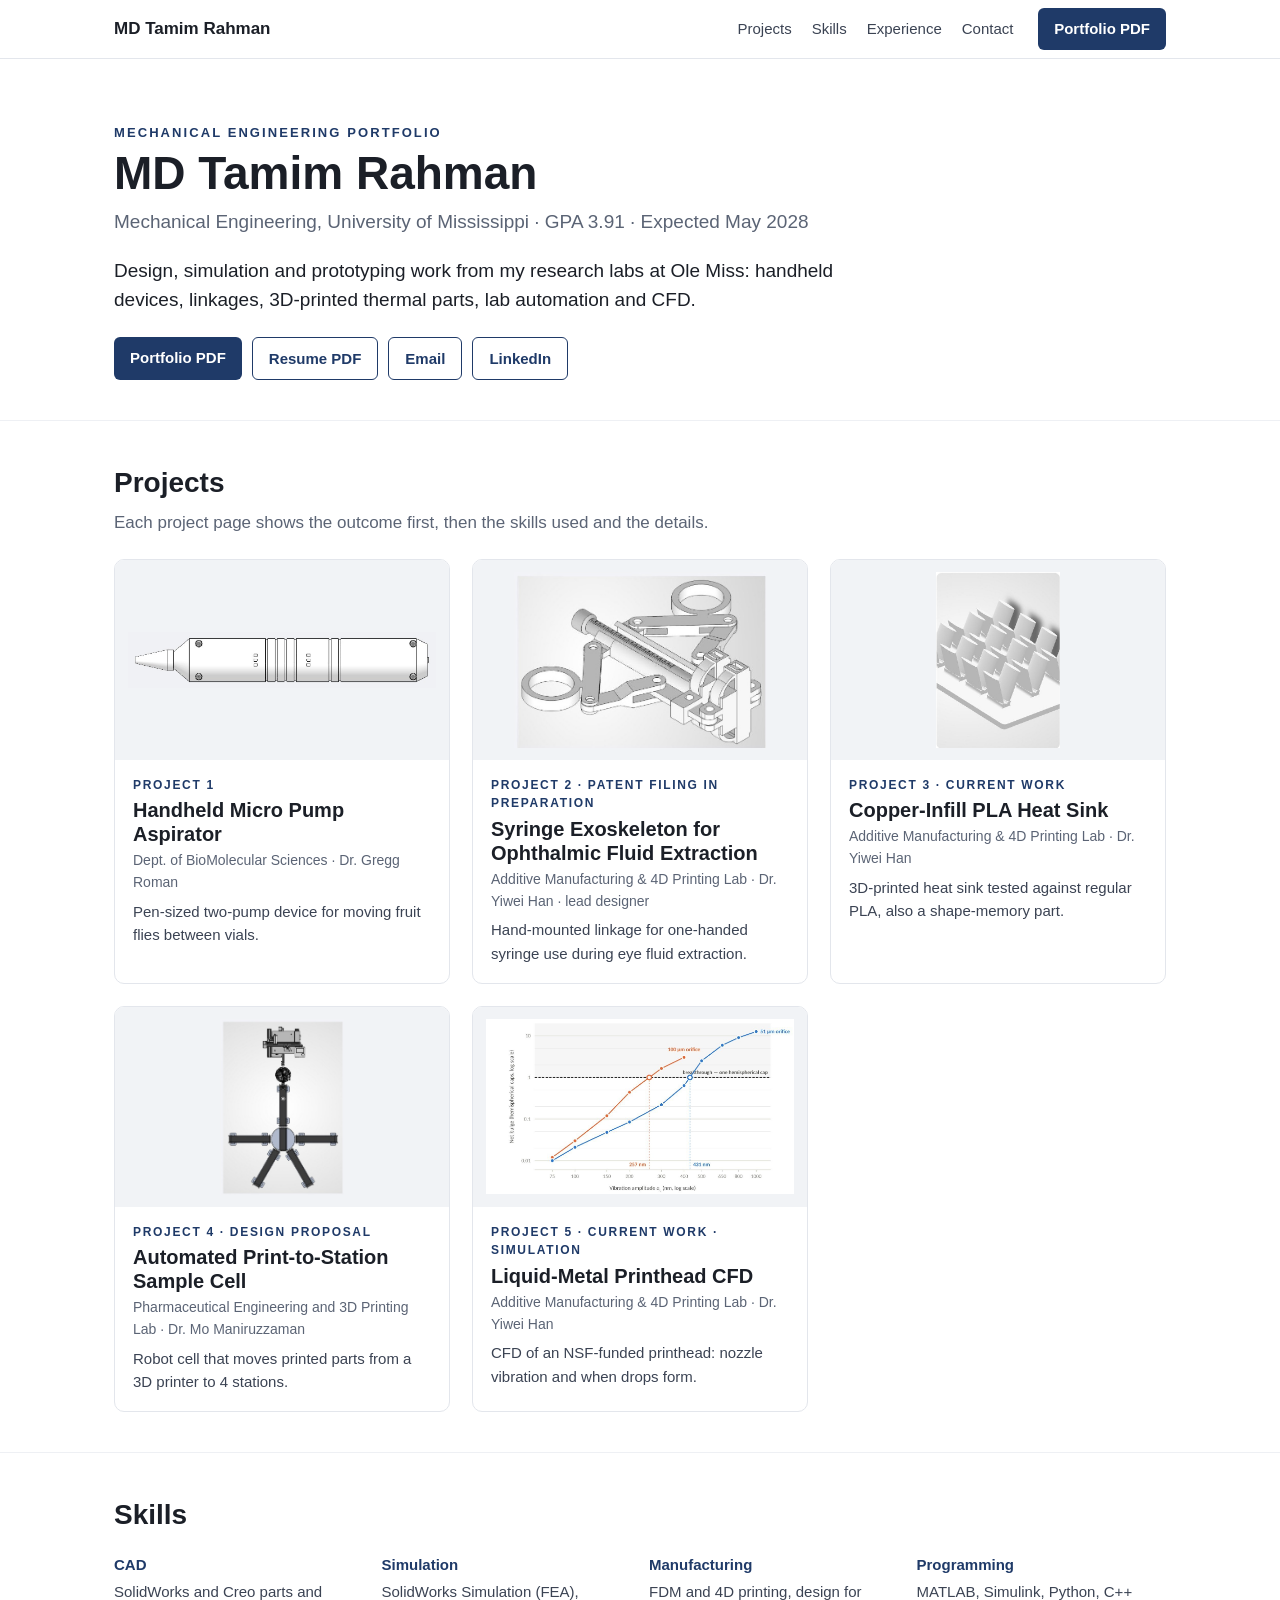
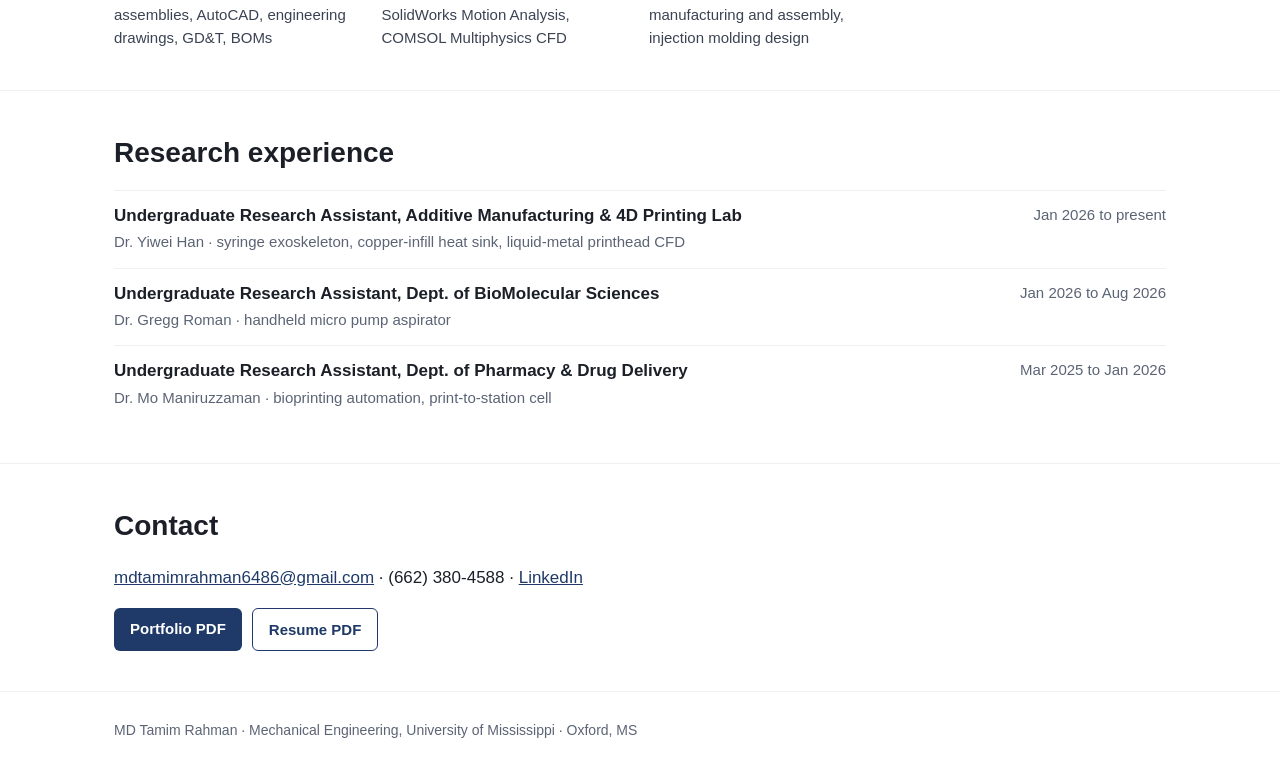
<file: index.html>
<!DOCTYPE html>
<html lang="en"><head><meta charset="utf-8"><meta name="viewport" content="width=device-width,initial-scale=1">
<title>MD Tamim Rahman | Mechanical Engineering Portfolio</title><meta name="description" content="Mechanical engineering student at the University of Mississippi. Projects in product design, linkages, 3D printing, lab automation and CFD."><meta name="author" content="MD Tamim Rahman">
<link rel="stylesheet" href="style.css"></head><body>
<nav><div class="wrap"><a class="brand" href="index.html">MD Tamim Rahman</a><div class="links">
<a href="index.html#projects">Projects</a><a href="index.html#skills">Skills</a><a href="index.html#experience">Experience</a><a href="index.html#contact">Contact</a>
<a class="btn" href="Tamim_Rahman_Engineering_Portfolio.pdf">Portfolio PDF</a></div></div></nav>

<header class="hero"><div class="wrap">
<div class="kicker">Mechanical Engineering Portfolio</div>
<h1>MD Tamim Rahman</h1>
<div class="sub" style="font-size:19px">Mechanical Engineering, University of Mississippi · GPA 3.91 · Expected May 2028</div>
<p style="font-size:19px;max-width:760px">Design, simulation and prototyping work from my research labs at Ole Miss: handheld devices, linkages, 3D-printed thermal parts, lab automation and CFD.</p>
<div class="btns"><a class="btn" href="Tamim_Rahman_Engineering_Portfolio.pdf">Portfolio PDF</a><a class="btn ghost" href="Tamim_Rahman_Resume.pdf">Resume PDF</a><a class="btn ghost" href="mailto:mdtamimrahman6486@gmail.com">Email</a><a class="btn ghost" href="https://www.linkedin.com/in/md-tamim-rahman">LinkedIn</a></div>
</div></header>

<section id="projects"><div class="wrap">
<h2>Projects</h2><div class="sub">Each project page shows the outcome first, then the skills used and the details.</div>
<div class="cards"><a class="card" href="projects/micro-pump-aspirator.html"><div class="th"><img src="img/p5_asm.jpg" alt="Handheld Micro Pump Aspirator"></div>
<div class="bd"><div class="pk">Project 1</div><div class="tt">Handheld Micro Pump Aspirator</div>
<div class="lab">Dept. of BioMolecular Sciences · Dr. Gregg Roman</div><div class="one">Pen-sized two-pump device for moving fruit flies between vials.</div></div></a><a class="card" href="projects/syringe-exoskeleton.html"><div class="th"><img src="img/p4_iso.jpg" alt="Syringe Exoskeleton for Ophthalmic Fluid Extraction"></div>
<div class="bd"><div class="pk">Project 2 · Patent filing in preparation</div><div class="tt">Syringe Exoskeleton for Ophthalmic Fluid Extraction</div>
<div class="lab">Additive Manufacturing &amp; 4D Printing Lab · Dr. Yiwei Han · lead designer</div><div class="one">Hand-mounted linkage for one-handed syringe use during eye fluid extraction.</div></div></a><a class="card" href="projects/copper-pla-heat-sink.html"><div class="th"><img src="img/p3_cad.jpg" alt="Copper-Infill PLA Heat Sink"></div>
<div class="bd"><div class="pk">Project 3 · Current work</div><div class="tt">Copper-Infill PLA Heat Sink</div>
<div class="lab">Additive Manufacturing &amp; 4D Printing Lab · Dr. Yiwei Han</div><div class="one">3D-printed heat sink tested against regular PLA, also a shape-memory part.</div></div></a><a class="card" href="projects/print-to-station-cell.html"><div class="th"><img src="img/p1_top.jpg" alt="Automated Print-to-Station Sample Cell"></div>
<div class="bd"><div class="pk">Project 4 · Design proposal</div><div class="tt">Automated Print-to-Station Sample Cell</div>
<div class="lab">Pharmaceutical Engineering and 3D Printing Lab · Dr. Mo Maniruzzaman</div><div class="one">Robot cell that moves printed parts from a 3D printer to 4 stations.</div></div></a><a class="card" href="projects/liquid-metal-printhead-cfd.html"><div class="th"><img src="img/p2_chart.jpg" alt="Liquid-Metal Printhead CFD"></div>
<div class="bd"><div class="pk">Project 5 · Current work · simulation</div><div class="tt">Liquid-Metal Printhead CFD</div>
<div class="lab">Additive Manufacturing &amp; 4D Printing Lab · Dr. Yiwei Han</div><div class="one">CFD of an NSF-funded printhead: nozzle vibration and when drops form.</div></div></a></div>
</div></section>

<section id="skills"><div class="wrap"><h2>Skills</h2>
<div class="skills">
<div><h3>CAD</h3><p>SolidWorks and Creo parts and assemblies, AutoCAD, engineering drawings, GD&amp;T, BOMs</p></div>
<div><h3>Simulation</h3><p>SolidWorks Simulation (FEA), SolidWorks Motion Analysis, COMSOL Multiphysics CFD</p></div>
<div><h3>Manufacturing</h3><p>FDM and 4D printing, design for manufacturing and assembly, injection molding design</p></div>
<div><h3>Programming</h3><p>MATLAB, Simulink, Python, C++</p></div>
</div></div></section>

<section id="experience"><div class="wrap"><h2>Research experience</h2>
<div class="exp">
<div class="r"><div><b>Undergraduate Research Assistant, Additive Manufacturing &amp; 4D Printing Lab</b><span>Dr. Yiwei Han · syringe exoskeleton, copper-infill heat sink, liquid-metal printhead CFD</span></div><span>Jan 2026 to present</span></div>
<div class="r"><div><b>Undergraduate Research Assistant, Dept. of BioMolecular Sciences</b><span>Dr. Gregg Roman · handheld micro pump aspirator</span></div><span>Jan 2026 to Aug 2026</span></div>
<div class="r"><div><b>Undergraduate Research Assistant, Dept. of Pharmacy &amp; Drug Delivery</b><span>Dr. Mo Maniruzzaman · bioprinting automation, print-to-station cell</span></div><span>Mar 2025 to Jan 2026</span></div>
</div></div></section>

<section id="contact"><div class="wrap"><h2>Contact</h2>
<p><a href="mailto:mdtamimrahman6486@gmail.com">mdtamimrahman6486@gmail.com</a> · (662) 380-4588 · <a href="https://www.linkedin.com/in/md-tamim-rahman">LinkedIn</a></p>
<div class="btns" style="display:flex;gap:10px;flex-wrap:wrap"><a class="btn" href="Tamim_Rahman_Engineering_Portfolio.pdf">Portfolio PDF</a><a class="btn ghost" href="Tamim_Rahman_Resume.pdf">Resume PDF</a></div>
</div></section>
<footer><div class="wrap">MD Tamim Rahman · Mechanical Engineering, University of Mississippi · Oxford, MS</div></footer>
</body></html>
</file>
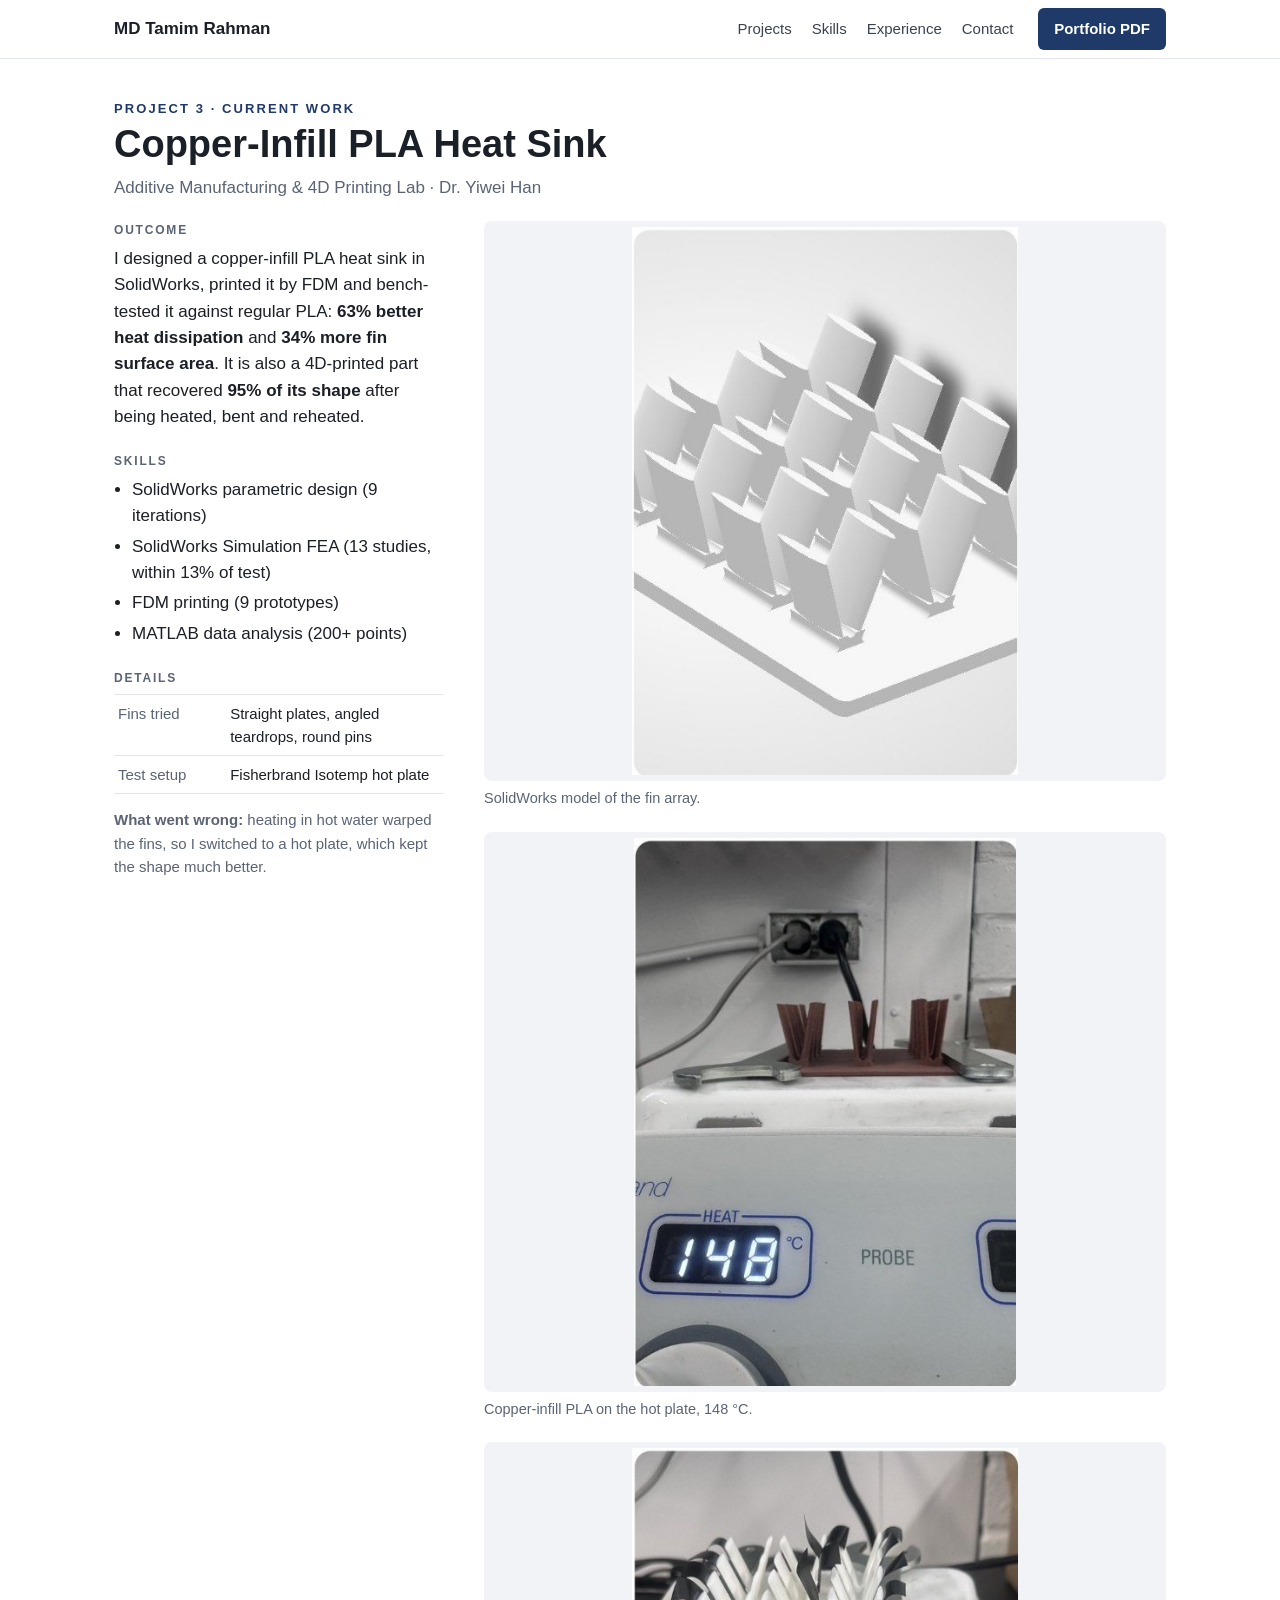
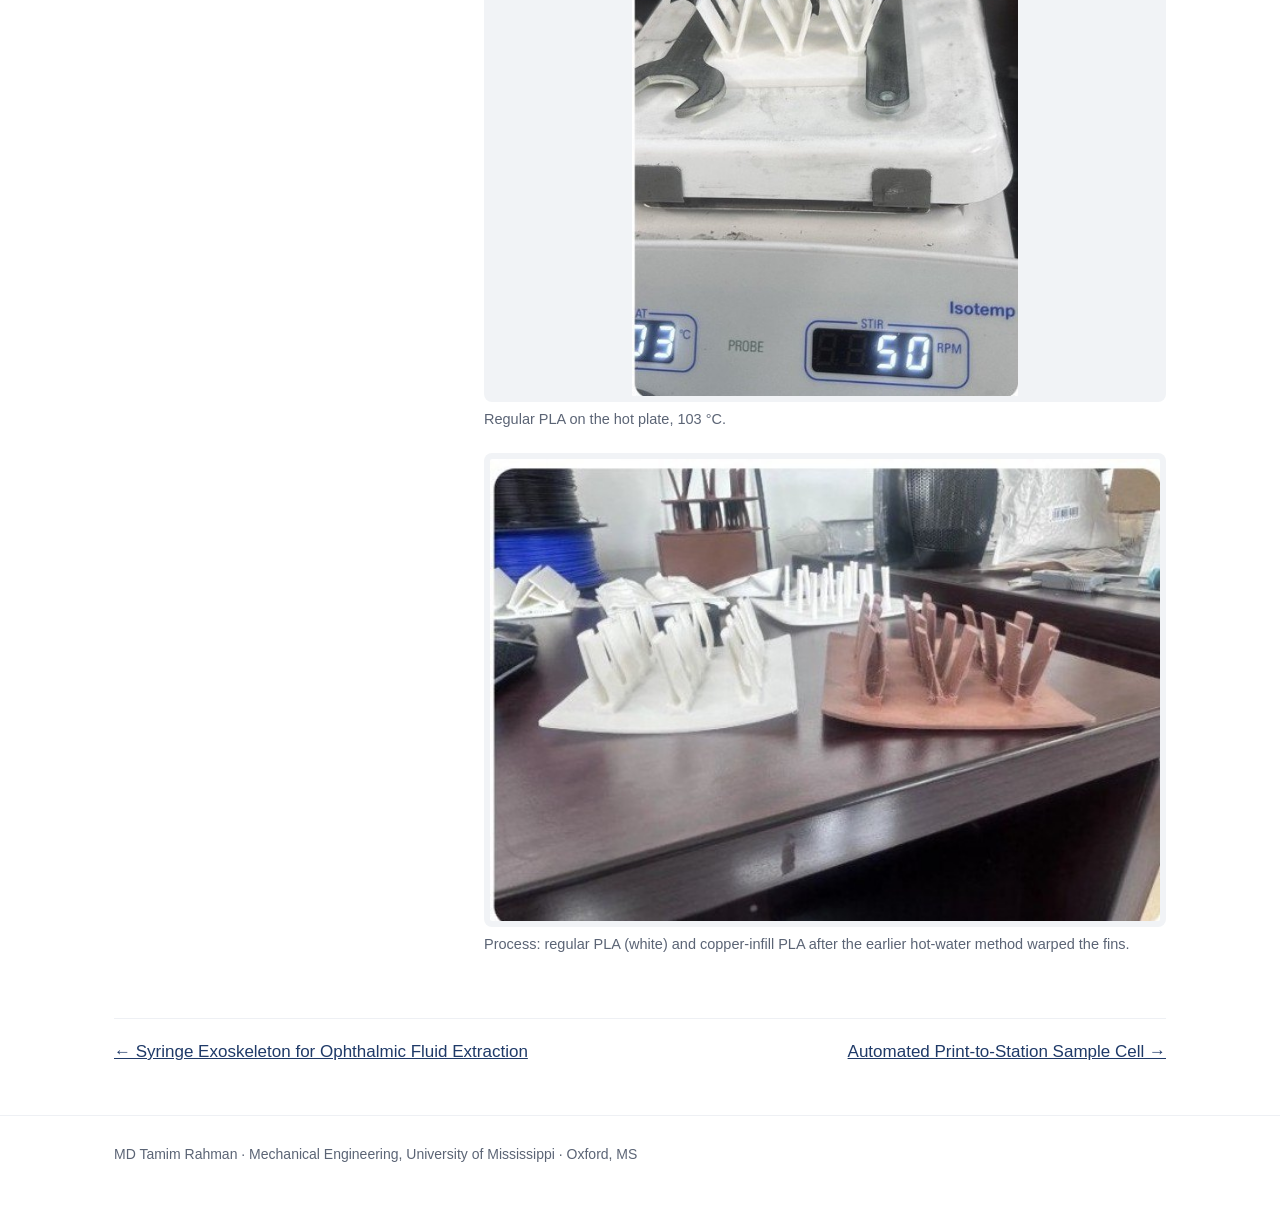
<file: projects/copper-pla-heat-sink.html>
<!DOCTYPE html>
<html lang="en"><head><meta charset="utf-8"><meta name="viewport" content="width=device-width,initial-scale=1">
<title>Copper-Infill PLA Heat Sink | MD Tamim Rahman</title><meta name="description" content="3D-printed heat sink tested against regular PLA, also a shape-memory part."><meta name="author" content="MD Tamim Rahman">
<link rel="stylesheet" href="../style.css"></head><body>
<nav><div class="wrap"><a class="brand" href="../index.html">MD Tamim Rahman</a><div class="links">
<a href="../index.html#projects">Projects</a><a href="../index.html#skills">Skills</a><a href="../index.html#experience">Experience</a><a href="../index.html#contact">Contact</a>
<a class="btn" href="../Tamim_Rahman_Engineering_Portfolio.pdf">Portfolio PDF</a></div></div></nav>

<div class="wrap"><div class="proj-head"><div class="kicker">Project 3 · Current work</div>
<h1>Copper-Infill PLA Heat Sink</h1><div class="sub">Additive Manufacturing &amp; 4D Printing Lab · Dr. Yiwei Han</div></div>
<div class="cols"><div>
<div class="label">Outcome</div><p style="margin:0">I designed a copper-infill PLA heat sink in SolidWorks, printed it by FDM and bench-tested it against regular PLA: <b>63% better heat dissipation</b> and <b>34% more fin surface area</b>. It is also a 4D-printed part that recovered <b>95% of its shape</b> after being heated, bent and reheated.</p>
<div class="label">Skills</div><ul class="sk"><li>SolidWorks parametric design (9 iterations)</li><li>SolidWorks Simulation FEA (13 studies, within 13% of test)</li><li>FDM printing (9 prototypes)</li><li>MATLAB data analysis (200+ points)</li></ul>
<div class="label">Details</div><table class="spec"><tr><td>Fins tried</td><td>Straight plates, angled teardrops, round pins</td></tr><tr><td>Test setup</td><td>Fisherbrand Isotemp hot plate</td></tr></table>
<div class="note"><b>What went wrong:</b> heating in hot water warped the fins, so I switched to a hot plate, which kept the shape much better.</div>
</div><div><figure><div class="imgs"><img src="../img/p3_cad.jpg" alt="SolidWorks model of the fin array." loading="lazy"></div><figcaption>SolidWorks model of the fin array.</figcaption></figure><figure><div class="imgs"><img src="../img/p3_cu.jpg" alt="Copper-infill PLA on the hot plate, 148 °C." loading="lazy"></div><figcaption>Copper-infill PLA on the hot plate, 148 °C.</figcaption></figure><figure><div class="imgs"><img src="../img/p3_pla.jpg" alt="Regular PLA on the hot plate, 103 °C." loading="lazy"></div><figcaption>Regular PLA on the hot plate, 103 °C.</figcaption></figure><figure><div class="imgs"><img src="../img/p3_warp.jpg" alt="Process: regular PLA (white) and copper-infill PLA after the earlier hot-water method warp" loading="lazy"></div><figcaption>Process: regular PLA (white) and copper-infill PLA after the earlier hot-water method warped the fins.</figcaption></figure></div></div>
<div class="pager"><a href="syringe-exoskeleton.html">← Syringe Exoskeleton for Ophthalmic Fluid Extraction</a><a href="print-to-station-cell.html">Automated Print-to-Station Sample Cell →</a></div></div>
<footer><div class="wrap">MD Tamim Rahman · Mechanical Engineering, University of Mississippi · Oxford, MS</div></footer>
</body></html>
</file>
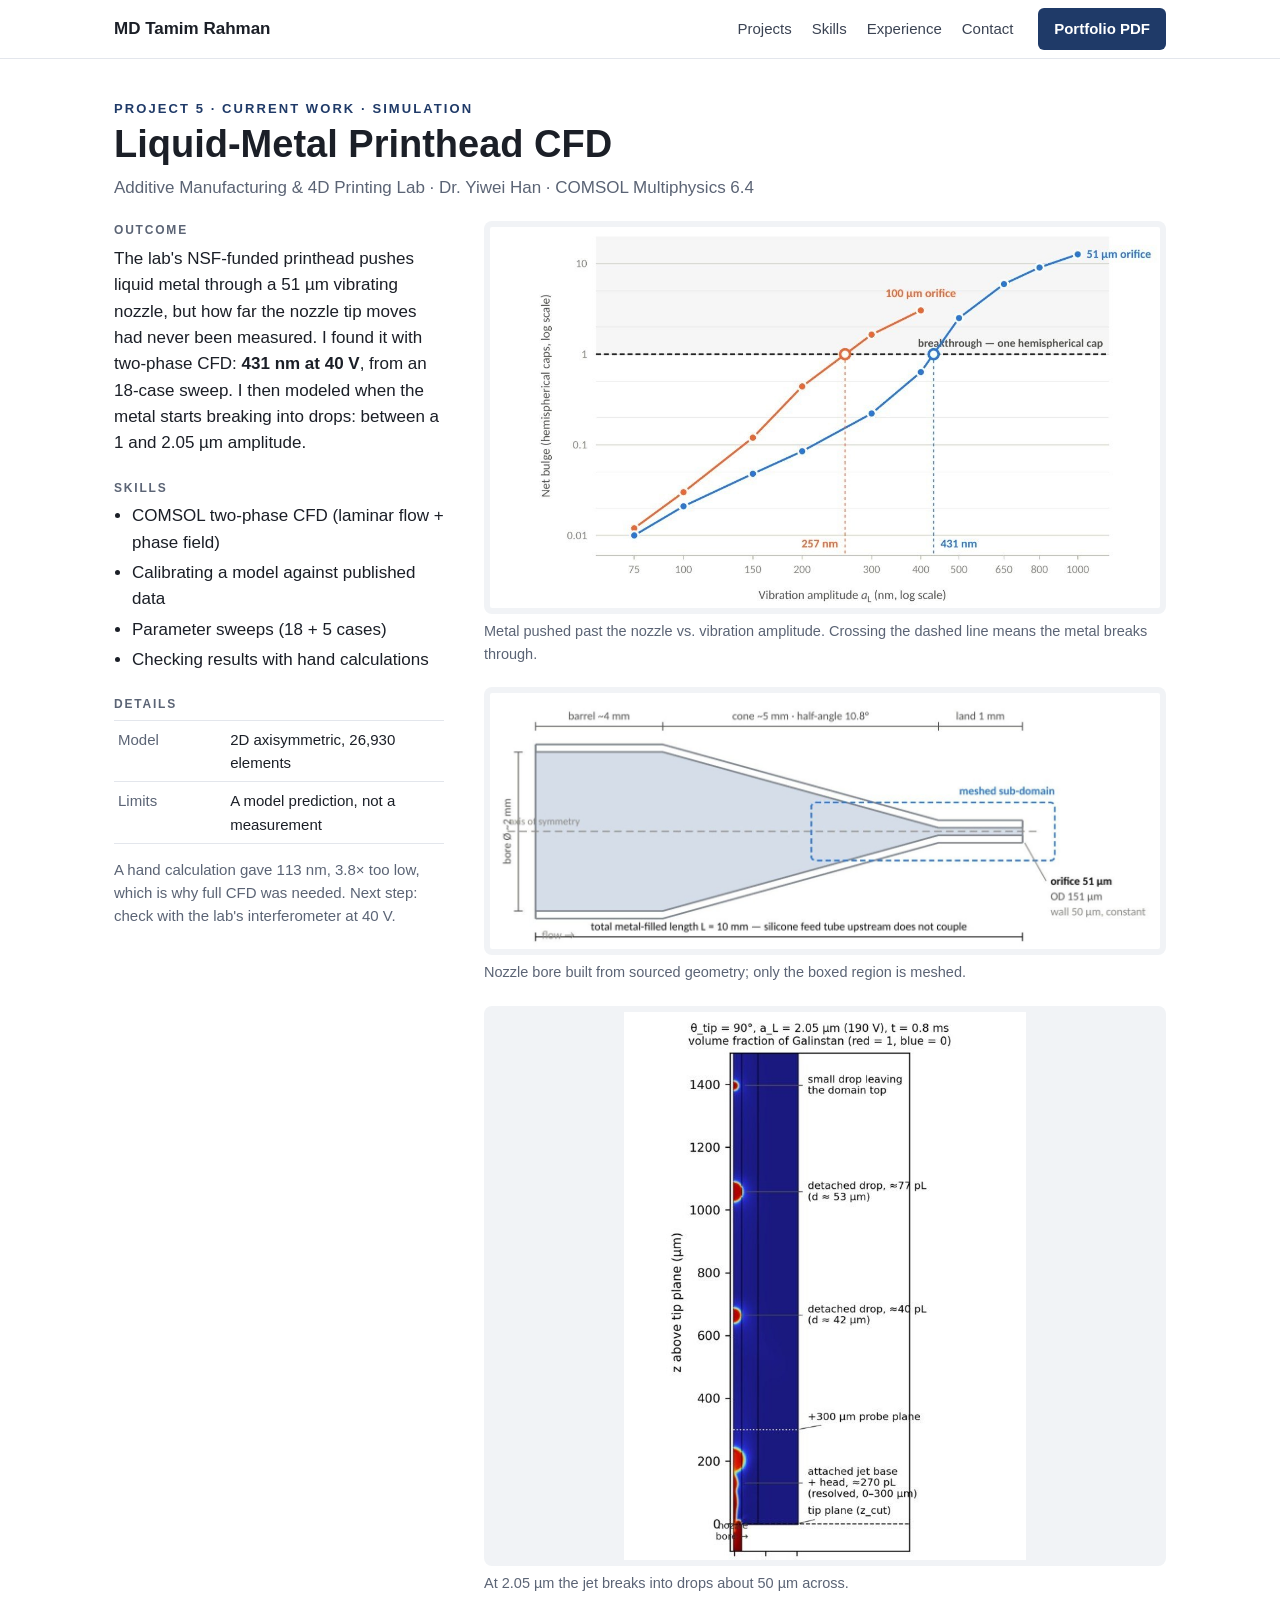
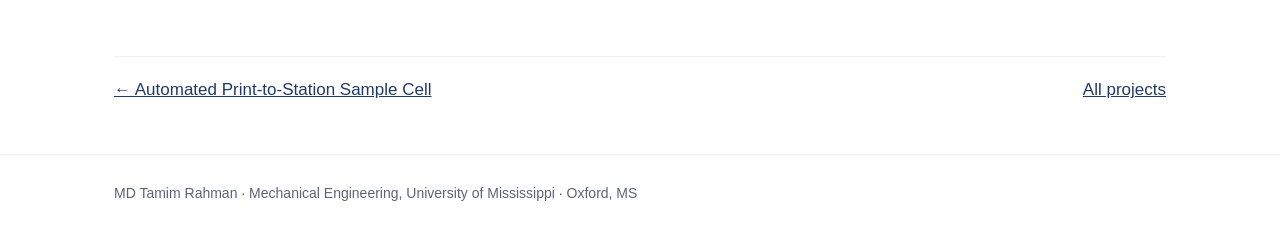
<file: projects/liquid-metal-printhead-cfd.html>
<!DOCTYPE html>
<html lang="en"><head><meta charset="utf-8"><meta name="viewport" content="width=device-width,initial-scale=1">
<title>Liquid-Metal Printhead CFD | MD Tamim Rahman</title><meta name="description" content="CFD of an NSF-funded printhead: nozzle vibration and when drops form."><meta name="author" content="MD Tamim Rahman">
<link rel="stylesheet" href="../style.css"></head><body>
<nav><div class="wrap"><a class="brand" href="../index.html">MD Tamim Rahman</a><div class="links">
<a href="../index.html#projects">Projects</a><a href="../index.html#skills">Skills</a><a href="../index.html#experience">Experience</a><a href="../index.html#contact">Contact</a>
<a class="btn" href="../Tamim_Rahman_Engineering_Portfolio.pdf">Portfolio PDF</a></div></div></nav>

<div class="wrap"><div class="proj-head"><div class="kicker">Project 5 · Current work · simulation</div>
<h1>Liquid-Metal Printhead CFD</h1><div class="sub">Additive Manufacturing &amp; 4D Printing Lab · Dr. Yiwei Han · COMSOL Multiphysics 6.4</div></div>
<div class="cols"><div>
<div class="label">Outcome</div><p style="margin:0">The lab's NSF-funded printhead pushes liquid metal through a 51 µm vibrating nozzle, but how far the nozzle tip moves had never been measured. I found it with two-phase CFD: <b>431 nm at 40 V</b>, from an 18-case sweep. I then modeled when the metal starts breaking into drops: between a 1 and 2.05 µm amplitude.</p>
<div class="label">Skills</div><ul class="sk"><li>COMSOL two-phase CFD (laminar flow + phase field)</li><li>Calibrating a model against published data</li><li>Parameter sweeps (18 + 5 cases)</li><li>Checking results with hand calculations</li></ul>
<div class="label">Details</div><table class="spec"><tr><td>Model</td><td>2D axisymmetric, 26,930 elements</td></tr><tr><td>Limits</td><td>A model prediction, not a measurement</td></tr></table>
<div class="note">A hand calculation gave 113 nm, 3.8× too low, which is why full CFD was needed. Next step: check with the lab's interferometer at 40 V.</div>
</div><div><figure><div class="imgs"><img src="../img/p2_chart.jpg" alt="Metal pushed past the nozzle vs. vibration amplitude. Crossing the dashed line means the m" loading="lazy"></div><figcaption>Metal pushed past the nozzle vs. vibration amplitude. Crossing the dashed line means the metal breaks through.</figcaption></figure><figure><div class="imgs"><img src="../img/p2_nozzle.jpg" alt="Nozzle bore built from sourced geometry; only the boxed region is meshed." loading="lazy"></div><figcaption>Nozzle bore built from sourced geometry; only the boxed region is meshed.</figcaption></figure><figure><div class="imgs"><img src="../img/p2_drops.jpg" alt="At 2.05 µm the jet breaks into drops about 50 µm across." loading="lazy"></div><figcaption>At 2.05 µm the jet breaks into drops about 50 µm across.</figcaption></figure></div></div>
<div class="pager"><a href="print-to-station-cell.html">← Automated Print-to-Station Sample Cell</a><a href="../index.html#projects">All projects</a></div></div>
<footer><div class="wrap">MD Tamim Rahman · Mechanical Engineering, University of Mississippi · Oxford, MS</div></footer>
</body></html>
</file>
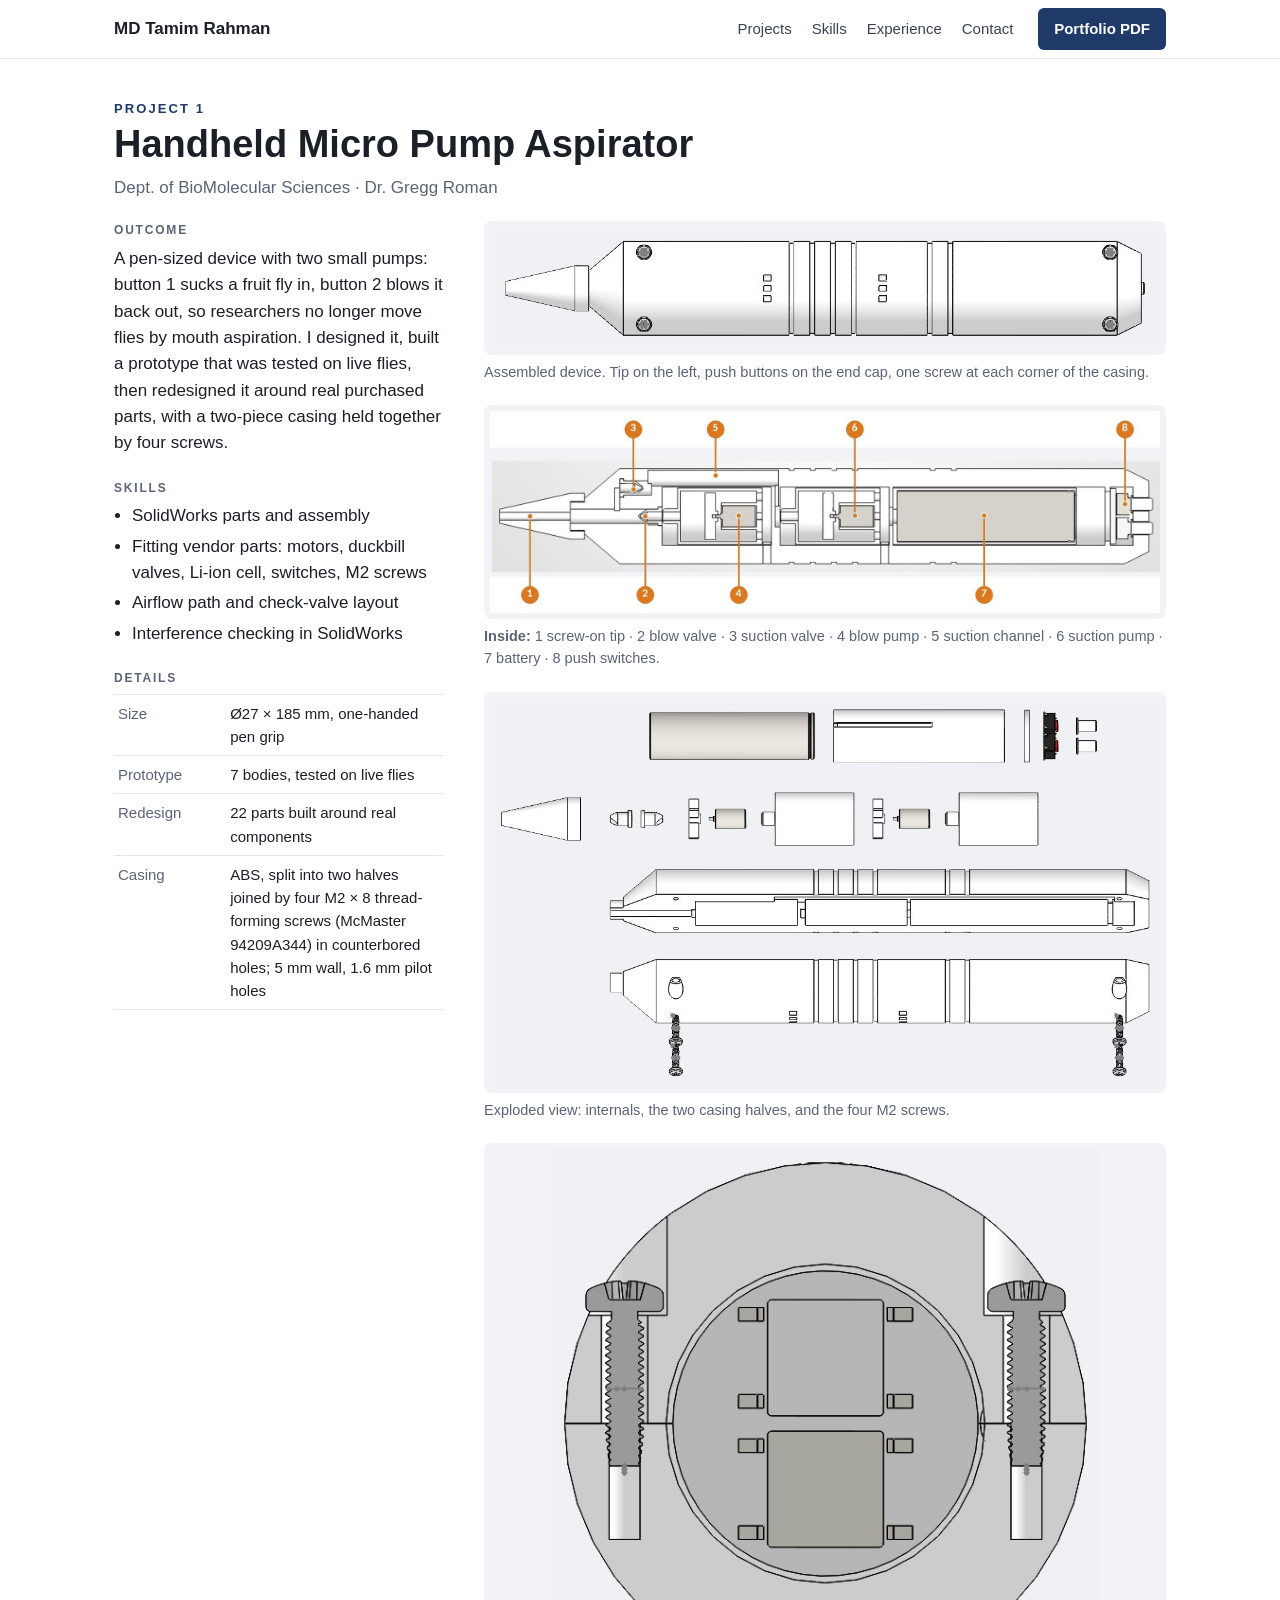
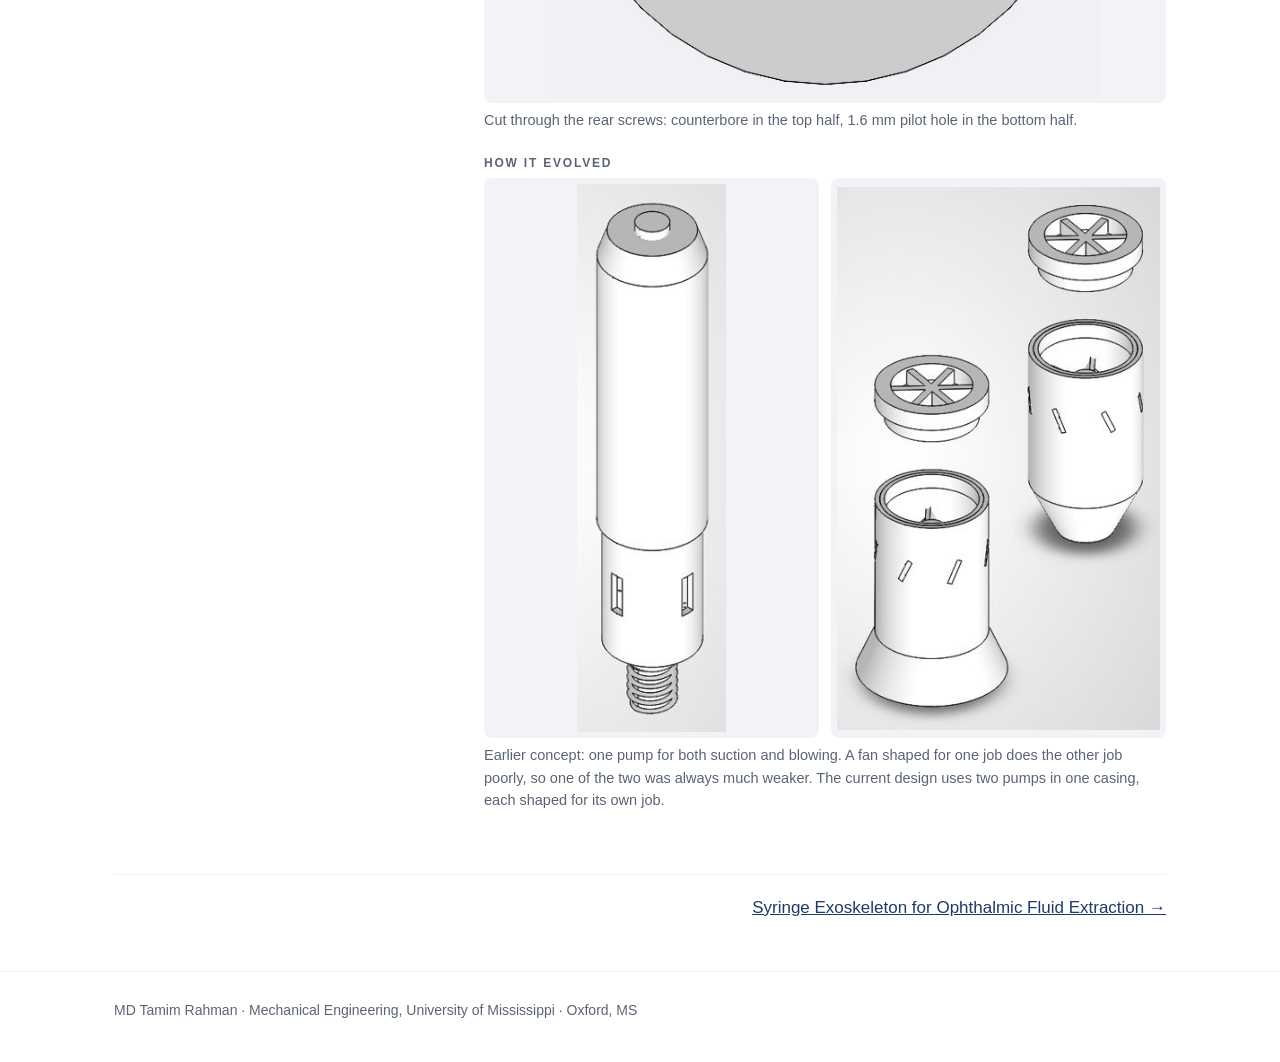
<file: projects/micro-pump-aspirator.html>
<!DOCTYPE html>
<html lang="en"><head><meta charset="utf-8"><meta name="viewport" content="width=device-width,initial-scale=1">
<title>Handheld Micro Pump Aspirator | MD Tamim Rahman</title><meta name="description" content="Pen-sized two-pump device for moving fruit flies between vials."><meta name="author" content="MD Tamim Rahman">
<link rel="stylesheet" href="../style.css"></head><body>
<nav><div class="wrap"><a class="brand" href="../index.html">MD Tamim Rahman</a><div class="links">
<a href="../index.html#projects">Projects</a><a href="../index.html#skills">Skills</a><a href="../index.html#experience">Experience</a><a href="../index.html#contact">Contact</a>
<a class="btn" href="../Tamim_Rahman_Engineering_Portfolio.pdf">Portfolio PDF</a></div></div></nav>

<div class="wrap"><div class="proj-head"><div class="kicker">Project 1</div>
<h1>Handheld Micro Pump Aspirator</h1><div class="sub">Dept. of BioMolecular Sciences · Dr. Gregg Roman</div></div>
<div class="cols"><div>
<div class="label">Outcome</div><p style="margin:0">A pen-sized device with two small pumps: button 1 sucks a fruit fly in, button 2 blows it back out, so researchers no longer move flies by mouth aspiration. I designed it, built a prototype that was tested on live flies, then redesigned it around real purchased parts, with a two-piece casing held together by four screws.</p>
<div class="label">Skills</div><ul class="sk"><li>SolidWorks parts and assembly</li><li>Fitting vendor parts: motors, duckbill valves, Li-ion cell, switches, M2 screws</li><li>Airflow path and check-valve layout</li><li>Interference checking in SolidWorks</li></ul>
<div class="label">Details</div><table class="spec"><tr><td>Size</td><td>Ø27 × 185 mm, one-handed pen grip</td></tr><tr><td>Prototype</td><td>7 bodies, tested on live flies</td></tr><tr><td>Redesign</td><td>22 parts built around real components</td></tr><tr><td>Casing</td><td>ABS, split into two halves joined by four M2 × 8 thread-forming screws (McMaster 94209A344) in counterbored holes; 5 mm wall, 1.6 mm pilot holes</td></tr></table>

</div><div><figure><div class="imgs"><img src="../img/p5_asm.jpg" alt="Assembled device. Tip on the left, push buttons on the end cap, one screw at each corner o" loading="lazy"></div><figcaption>Assembled device. Tip on the left, push buttons on the end cap, one screw at each corner of the casing.</figcaption></figure><figure><div class="imgs"><img src="../img/p5_sec.jpg" alt="Inside: 1 screw-on tip · 2 blow valve · 3 suction valve · 4 blow pump · 5 suction channel " loading="lazy"></div><figcaption><b>Inside:</b> 1 screw-on tip · 2 blow valve · 3 suction valve · 4 blow pump · 5 suction channel · 6 suction pump · 7 battery · 8 push switches.</figcaption></figure><figure><div class="imgs"><img src="../img/p5_exp.jpg" alt="Exploded view: internals, the two casing halves, and the four M2 screws." loading="lazy"></div><figcaption>Exploded view: internals, the two casing halves, and the four M2 screws.</figcaption></figure><figure><div class="imgs"><img src="../img/p5_xsec.jpg" alt="Cut through the rear screws: counterbore in the top half, 1.6 mm pilot hole in the bottom " loading="lazy"></div><figcaption>Cut through the rear screws: counterbore in the top half, 1.6 mm pilot hole in the bottom half.</figcaption></figure><div class="label">How it evolved</div><figure><div class="imgs"><img src="../img/mp_c1.jpg" alt="Earlier concept: one pump for both suction and blowing. A fan shaped for one job does the " loading="lazy"><img src="../img/mp_c2.jpg" alt="Earlier concept: one pump for both suction and blowing. A fan shaped for one job does the " loading="lazy"></div><figcaption>Earlier concept: one pump for both suction and blowing. A fan shaped for one job does the other job poorly, so one of the two was always much weaker. The current design uses two pumps in one casing, each shaped for its own job.</figcaption></figure></div></div>
<div class="pager"><span></span><a href="syringe-exoskeleton.html">Syringe Exoskeleton for Ophthalmic Fluid Extraction →</a></div></div>
<footer><div class="wrap">MD Tamim Rahman · Mechanical Engineering, University of Mississippi · Oxford, MS</div></footer>
</body></html>
</file>
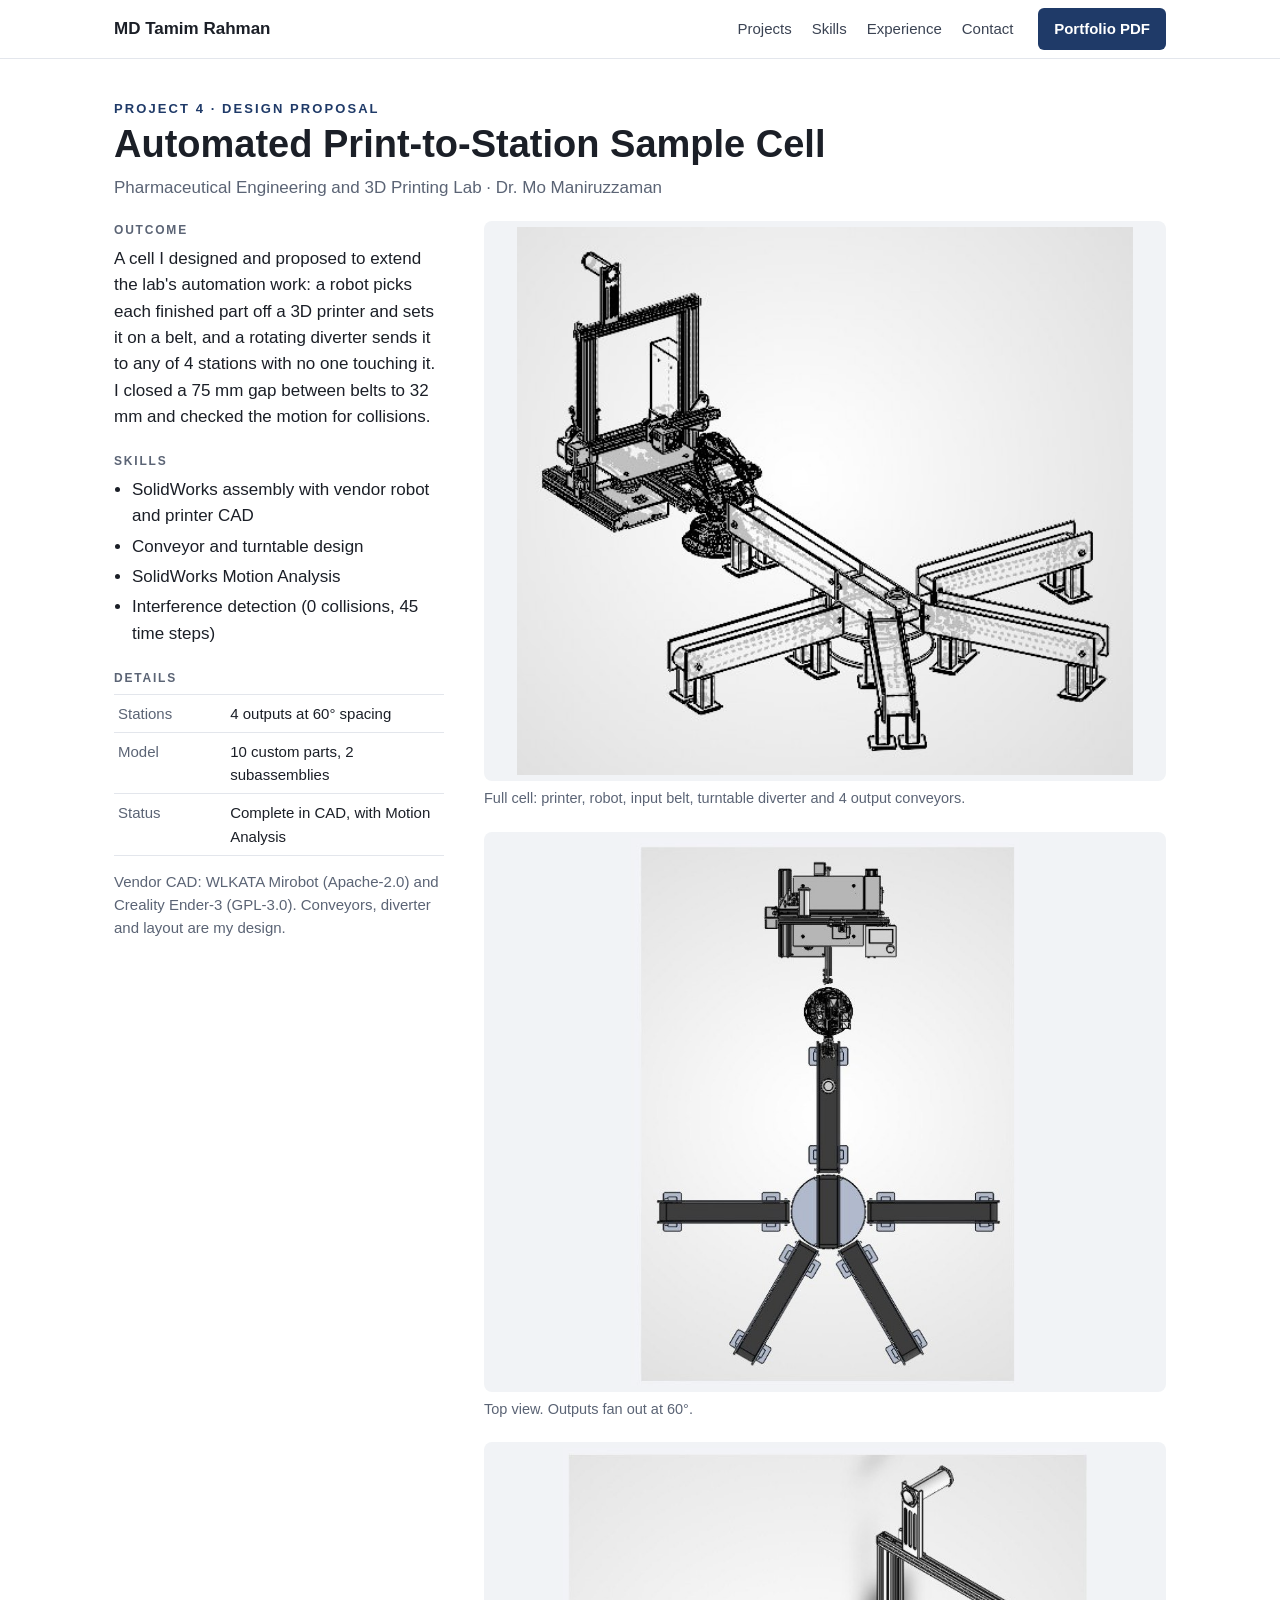
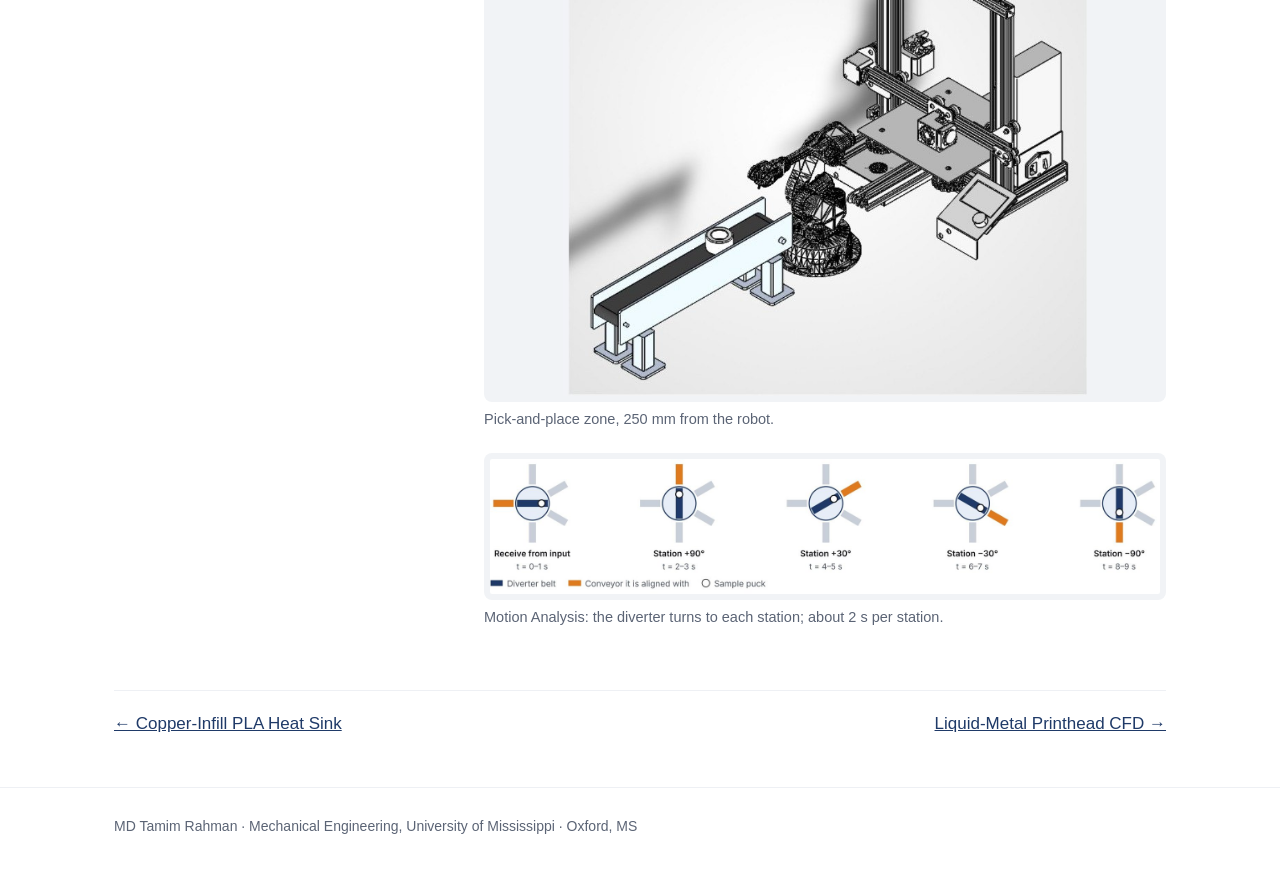
<file: projects/print-to-station-cell.html>
<!DOCTYPE html>
<html lang="en"><head><meta charset="utf-8"><meta name="viewport" content="width=device-width,initial-scale=1">
<title>Automated Print-to-Station Sample Cell | MD Tamim Rahman</title><meta name="description" content="Robot cell that moves printed parts from a 3D printer to 4 stations."><meta name="author" content="MD Tamim Rahman">
<link rel="stylesheet" href="../style.css"></head><body>
<nav><div class="wrap"><a class="brand" href="../index.html">MD Tamim Rahman</a><div class="links">
<a href="../index.html#projects">Projects</a><a href="../index.html#skills">Skills</a><a href="../index.html#experience">Experience</a><a href="../index.html#contact">Contact</a>
<a class="btn" href="../Tamim_Rahman_Engineering_Portfolio.pdf">Portfolio PDF</a></div></div></nav>

<div class="wrap"><div class="proj-head"><div class="kicker">Project 4 · Design proposal</div>
<h1>Automated Print-to-Station Sample Cell</h1><div class="sub">Pharmaceutical Engineering and 3D Printing Lab · Dr. Mo Maniruzzaman</div></div>
<div class="cols"><div>
<div class="label">Outcome</div><p style="margin:0">A cell I designed and proposed to extend the lab's automation work: a robot picks each finished part off a 3D printer and sets it on a belt, and a rotating diverter sends it to any of 4 stations with no one touching it. I closed a 75 mm gap between belts to 32 mm and checked the motion for collisions.</p>
<div class="label">Skills</div><ul class="sk"><li>SolidWorks assembly with vendor robot and printer CAD</li><li>Conveyor and turntable design</li><li>SolidWorks Motion Analysis</li><li>Interference detection (0 collisions, 45 time steps)</li></ul>
<div class="label">Details</div><table class="spec"><tr><td>Stations</td><td>4 outputs at 60° spacing</td></tr><tr><td>Model</td><td>10 custom parts, 2 subassemblies</td></tr><tr><td>Status</td><td>Complete in CAD, with Motion Analysis</td></tr></table>
<div class="note">Vendor CAD: WLKATA Mirobot (Apache-2.0) and Creality Ender-3 (GPL-3.0). Conveyors, diverter and layout are my design.</div>
</div><div><figure><div class="imgs"><img src="../img/p1_cell_iso.jpg" alt="Full cell: printer, robot, input belt, turntable diverter and 4 output conveyors." loading="lazy"></div><figcaption>Full cell: printer, robot, input belt, turntable diverter and 4 output conveyors.</figcaption></figure><figure><div class="imgs"><img src="../img/p1_top.jpg" alt="Top view. Outputs fan out at 60°." loading="lazy"></div><figcaption>Top view. Outputs fan out at 60°.</figcaption></figure><figure><div class="imgs"><img src="../img/p1_iso.jpg" alt="Pick-and-place zone, 250 mm from the robot." loading="lazy"></div><figcaption>Pick-and-place zone, 250 mm from the robot.</figcaption></figure><figure><div class="imgs"><img src="../img/p1_index.jpg" alt="Motion Analysis: the diverter turns to each station; about 2 s per station." loading="lazy"></div><figcaption>Motion Analysis: the diverter turns to each station; about 2 s per station.</figcaption></figure></div></div>
<div class="pager"><a href="copper-pla-heat-sink.html">← Copper-Infill PLA Heat Sink</a><a href="liquid-metal-printhead-cfd.html">Liquid-Metal Printhead CFD →</a></div></div>
<footer><div class="wrap">MD Tamim Rahman · Mechanical Engineering, University of Mississippi · Oxford, MS</div></footer>
</body></html>
</file>
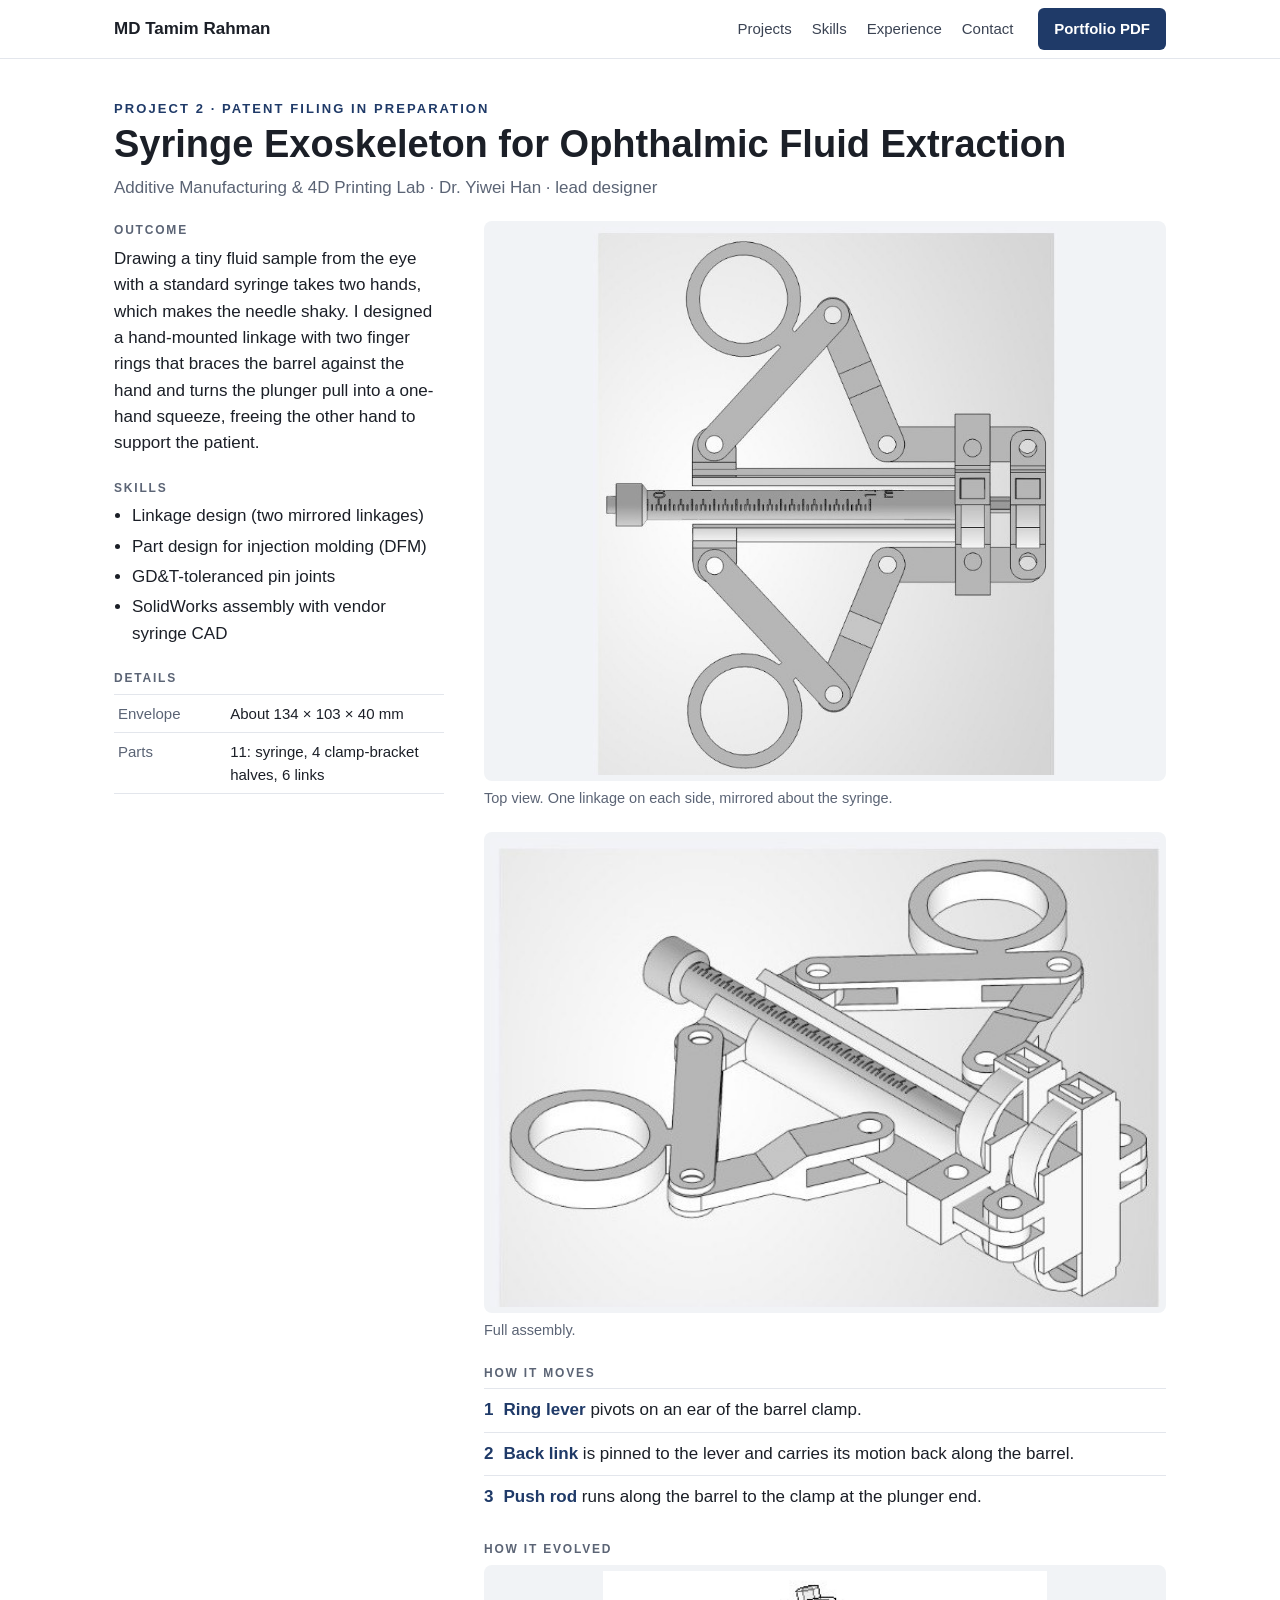
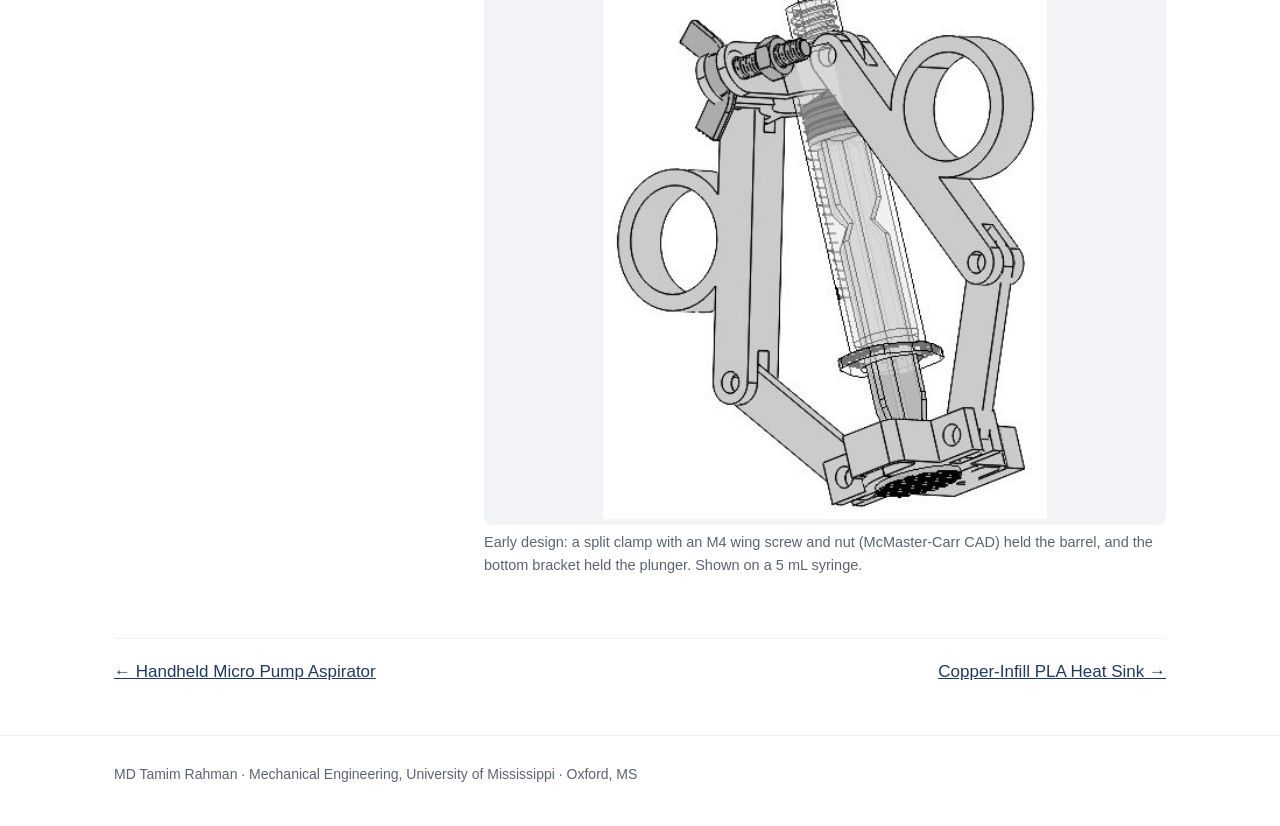
<file: projects/syringe-exoskeleton.html>
<!DOCTYPE html>
<html lang="en"><head><meta charset="utf-8"><meta name="viewport" content="width=device-width,initial-scale=1">
<title>Syringe Exoskeleton for Ophthalmic Fluid Extraction | MD Tamim Rahman</title><meta name="description" content="Hand-mounted linkage for one-handed syringe use during eye fluid extraction."><meta name="author" content="MD Tamim Rahman">
<link rel="stylesheet" href="../style.css"></head><body>
<nav><div class="wrap"><a class="brand" href="../index.html">MD Tamim Rahman</a><div class="links">
<a href="../index.html#projects">Projects</a><a href="../index.html#skills">Skills</a><a href="../index.html#experience">Experience</a><a href="../index.html#contact">Contact</a>
<a class="btn" href="../Tamim_Rahman_Engineering_Portfolio.pdf">Portfolio PDF</a></div></div></nav>

<div class="wrap"><div class="proj-head"><div class="kicker">Project 2 · Patent filing in preparation</div>
<h1>Syringe Exoskeleton for Ophthalmic Fluid Extraction</h1><div class="sub">Additive Manufacturing &amp; 4D Printing Lab · Dr. Yiwei Han · lead designer</div></div>
<div class="cols"><div>
<div class="label">Outcome</div><p style="margin:0">Drawing a tiny fluid sample from the eye with a standard syringe takes two hands, which makes the needle shaky. I designed a hand-mounted linkage with two finger rings that braces the barrel against the hand and turns the plunger pull into a one-hand squeeze, freeing the other hand to support the patient.</p>
<div class="label">Skills</div><ul class="sk"><li>Linkage design (two mirrored linkages)</li><li>Part design for injection molding (DFM)</li><li>GD&amp;T-toleranced pin joints</li><li>SolidWorks assembly with vendor syringe CAD</li></ul>
<div class="label">Details</div><table class="spec"><tr><td>Envelope</td><td>About 134 × 103 × 40 mm</td></tr><tr><td>Parts</td><td>11: syringe, 4 clamp-bracket halves, 6 links</td></tr></table>

</div><div><figure><div class="imgs"><img src="../img/p4_top.jpg" alt="Top view. One linkage on each side, mirrored about the syringe." loading="lazy"></div><figcaption>Top view. One linkage on each side, mirrored about the syringe.</figcaption></figure><figure><div class="imgs"><img src="../img/p4_iso.jpg" alt="Full assembly." loading="lazy"></div><figcaption>Full assembly.</figcaption></figure><div class="label">How it moves</div><div class="steps"><div><b>1</b><span><b>Ring lever</b> pivots on an ear of the barrel clamp.</span></div><div><b>2</b><span><b>Back link</b> is pinned to the lever and carries its motion back along the barrel.</span></div><div><b>3</b><span><b>Push rod</b> runs along the barrel to the clamp at the plunger end.</span></div></div><div class="label">How it evolved</div><figure><div class="imgs"><img src="../img/exo_v0.jpg" alt="Early design: a split clamp with an M4 wing screw and nut (McMaster-Carr CAD) held the bar" loading="lazy"></div><figcaption>Early design: a split clamp with an M4 wing screw and nut (McMaster-Carr CAD) held the barrel, and the bottom bracket held the plunger. Shown on a 5 mL syringe.</figcaption></figure></div></div>
<div class="pager"><a href="micro-pump-aspirator.html">← Handheld Micro Pump Aspirator</a><a href="copper-pla-heat-sink.html">Copper-Infill PLA Heat Sink →</a></div></div>
<footer><div class="wrap">MD Tamim Rahman · Mechanical Engineering, University of Mississippi · Oxford, MS</div></footer>
</body></html>
</file>
<file: style.css>
*{box-sizing:border-box}html{scroll-behavior:smooth}
body{margin:0;font-family:-apple-system,BlinkMacSystemFont,"Segoe UI",Roboto,Calibri,Arial,sans-serif;color:#1b1f27;background:#fff;line-height:1.55;font-size:17px}
a{color:#1F3A68}
.wrap{max-width:1100px;margin:0 auto;padding:0 24px}
nav{position:sticky;top:0;background:rgba(255,255,255,.95);border-bottom:1px solid #e3e6ec;z-index:5}
nav .wrap{display:flex;justify-content:space-between;align-items:center;height:58px}
nav .brand{font-weight:700;text-decoration:none;color:#1b1f27}
nav .links a{margin-left:20px;text-decoration:none;font-size:15px;color:#3b4353}
nav .links a.btn{color:#fff}
.btn{display:inline-block;background:#1F3A68;color:#fff;text-decoration:none;padding:9px 16px;border-radius:6px;font-size:15px;font-weight:600}
.btn.ghost{background:#fff;color:#1F3A68;border:1px solid #1F3A68}
.hero{padding:64px 0 40px}
.kicker{font-size:13px;letter-spacing:.16em;font-weight:700;color:#1F3A68;text-transform:uppercase}
h1{font-size:46px;line-height:1.05;margin:6px 0 10px}
.sub{color:#5b6475}
.hero .btns{margin-top:22px;display:flex;gap:10px;flex-wrap:wrap}
h2{font-size:28px;margin:0 0 6px}
section{padding:40px 0;border-top:1px solid #eef0f4}
.cards{display:grid;grid-template-columns:repeat(auto-fill,minmax(320px,1fr));gap:22px;margin-top:22px}
.card{display:block;text-decoration:none;color:inherit;border:1px solid #e3e6ec;border-radius:10px;overflow:hidden;transition:box-shadow .15s}
.card:hover{box-shadow:0 6px 22px rgba(20,30,60,.12)}
.card .th{height:200px;background:#f1f3f6;display:flex;align-items:center;justify-content:center}
.card .th img{max-width:92%;max-height:88%}
.card .bd{padding:16px 18px 18px}
.card .pk{font-size:12px;letter-spacing:.14em;font-weight:700;color:#1F3A68;text-transform:uppercase}
.card .tt{font-size:20px;font-weight:700;line-height:1.2;margin:4px 0}
.card .lab{font-size:14px;color:#5b6475}
.card .one{font-size:15px;margin-top:6px;color:#3b4353}
.skills{display:grid;grid-template-columns:repeat(auto-fill,minmax(240px,1fr));gap:18px;margin-top:16px}
.skills h3{font-size:15px;margin:0 0 4px;color:#1F3A68}
.skills p{margin:0;font-size:15px;color:#3b4353}
.exp{margin-top:16px}
.exp .r{display:flex;justify-content:space-between;gap:12px;flex-wrap:wrap;border-top:1px solid #eef0f4;padding:12px 0}
.exp b{display:block}.exp span{color:#5b6475;font-size:15px}
footer{padding:28px 0 40px;color:#5b6475;font-size:14px;border-top:1px solid #eef0f4}
/* project page */
.proj-head{padding:40px 0 10px}
.proj-head h1{font-size:38px}
.cols{display:grid;grid-template-columns:330px 1fr;gap:40px;padding:10px 0 40px}
.label{font-size:12px;letter-spacing:.15em;font-weight:700;color:#5b6475;text-transform:uppercase;margin:22px 0 6px}
.cols .label:first-child{margin-top:0}
ul.sk{margin:0;padding-left:18px}ul.sk li{margin-bottom:4px}
table.spec{width:100%;border-collapse:collapse;font-size:15px}
table.spec td{border-top:1px solid #e3e6ec;padding:7px 4px;vertical-align:top}
table.spec tr:last-child td{border-bottom:1px solid #e3e6ec}
table.spec td:first-child{color:#5b6475;width:34%}
.note{font-size:15px;color:#5b6475;margin-top:14px}
figure{margin:0 0 22px}
.imgs{display:flex;gap:12px;flex-wrap:wrap}
.imgs img{flex:1 1 220px;min-width:0;max-width:100%;max-height:560px;object-fit:contain;background:#f1f3f6;border-radius:8px;padding:6px}
figcaption{font-size:14.5px;color:#5b6475;margin-top:6px}
.steps div{display:flex;gap:10px;border-top:1px solid #e3e6ec;padding:8px 0}
.steps b{color:#1F3A68}
.pager{display:flex;justify-content:space-between;gap:12px;padding:20px 0 50px;border-top:1px solid #eef0f4}
@media(max-width:820px){h1{font-size:34px}.cols{grid-template-columns:1fr}nav .links a:not(.btn){display:none}}
</file>
